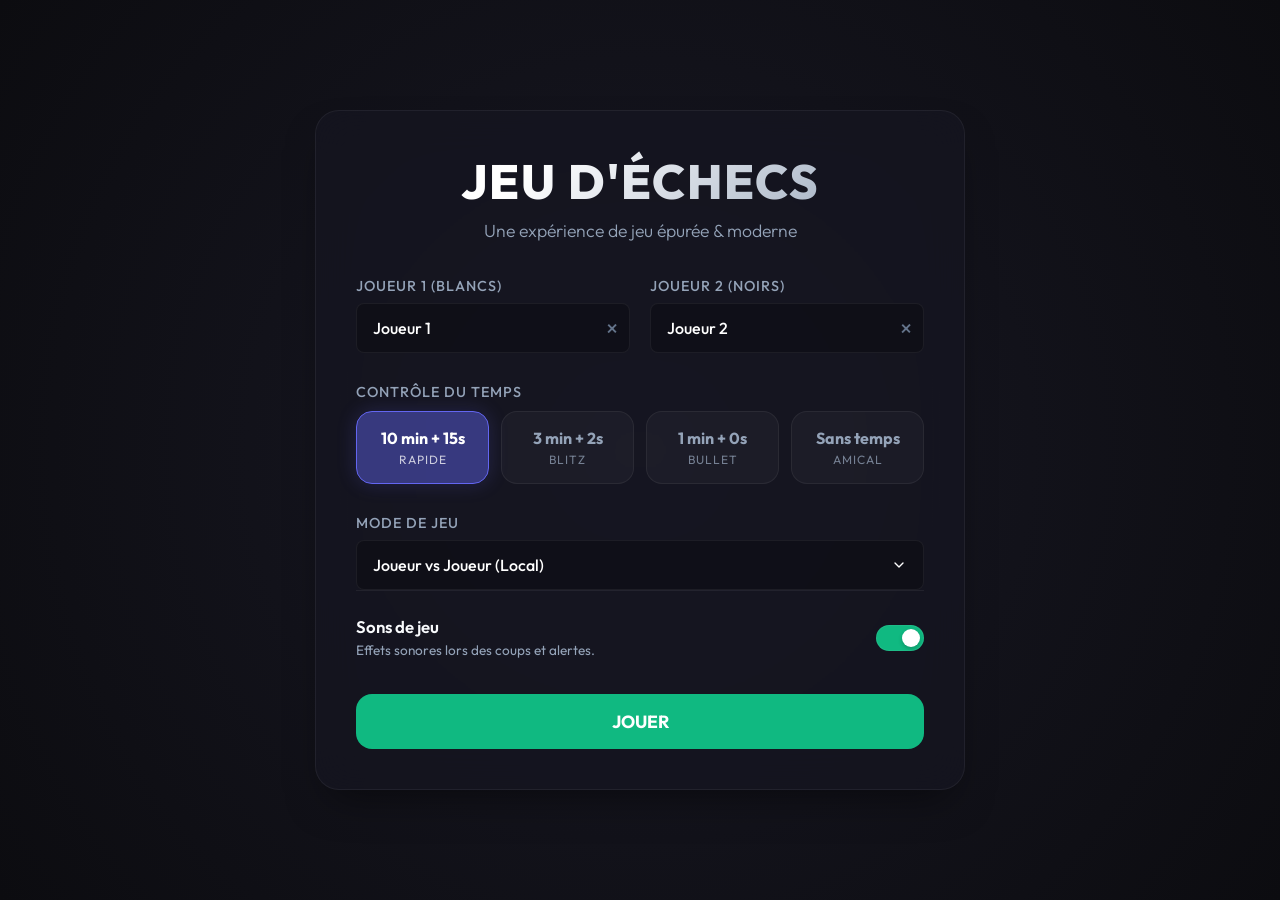
<file: index.html>
<!DOCTYPE html>
<html lang="fr">
<head>
    <meta charset="UTF-8">
    <meta name="viewport" content="width=device-width, initial-scale=1.0">
    <title>Jeu d'Échecs Moderne</title>
    <!-- Google Fonts: Outfit -->
    <link rel="preconnect" href="https://fonts.googleapis.com">
    <link rel="preconnect" href="https://fonts.gstatic.com" crossorigin>
    <link href="https://fonts.googleapis.com/css2?family=Outfit:wght@300;400;500;600;700;800&display=swap" rel="stylesheet">
    <link rel="stylesheet" href="style.css">
</head>
<body>
    <div id="app" class="app-container">
        <!-- VUE DU MENU PRINCIPAL -->
        <div id="menu-view" class="view card active">
            <header class="menu-header">
                <h1>JEU D'ÉCHECS</h1>
                <p class="subtitle">Une expérience de jeu épurée & moderne</p>
            </header>

            <main class="menu-body">
                <!-- Noms des joueurs -->
                <div class="player-inputs">
                    <div class="input-group">
                        <label for="player1-name">Joueur 1 (Blancs)</label>
                        <div class="input-wrapper">
                            <input type="text" id="player1-name" value="Joueur 1" maxlength="15" autocomplete="off">
                            <button class="btn-clear" id="btn-clear-p1" title="Effacer">&times;</button>
                        </div>
                    </div>
                    
                    <div class="input-group">
                        <label for="player2-name">Joueur 2 (Noirs)</label>
                        <div class="input-wrapper">
                            <input type="text" id="player2-name" value="Joueur 2" maxlength="15" autocomplete="off">
                            <button class="btn-clear" id="btn-clear-p2" title="Effacer">&times;</button>
                        </div>
                    </div>
                </div>

                <!-- Contrôle du temps -->
                <div class="time-control-section">
                    <label>Contrôle du Temps</label>
                    <div class="time-selector">
                        <button class="time-btn active" data-time="600" data-inc="15">
                            <span class="time-label">10 min + 15s</span>
                            <span class="time-sub">Rapide</span>
                        </button>
                        <button class="time-btn" data-time="180" data-inc="2">
                            <span class="time-label">3 min + 2s</span>
                            <span class="time-sub">Blitz</span>
                        </button>
                        <button class="time-btn" data-time="60" data-inc="0">
                            <span class="time-label">1 min + 0s</span>
                            <span class="time-sub">Bullet</span>
                        </button>
                        <button class="time-btn" data-time="null" data-inc="null">
                            <span class="time-label">Sans temps</span>
                            <span class="time-sub">Amical</span>
                        </button>
                    </div>
                </div>

                <!-- Mode de jeu & Difficulté IA -->
                <div class="mode-section">
                    <div class="input-group">
                        <label for="game-mode">Mode de Jeu</label>
                        <select id="game-mode" class="select-modern">
                            <option value="pvp" selected>Joueur vs Joueur (Local)</option>
                            <option value="pve-black">Joueur vs IA (IA joue les Noirs)</option>
                            <option value="pve-white">IA vs Joueur (IA joue les Blancs)</option>
                            <option value="eve">IA vs IA (Entraînement)</option>
                        </select>
                    </div>

                    <div id="ai-settings" class="ai-settings-group" style="display: none; margin-top: 15px;">
                        <div id="ai-difficulty-group" class="input-group">
                            <label for="ai-difficulty">Niveau de l'IA</label>
                            <select id="ai-difficulty" class="select-modern">
                                <option value="1">Facile (Profondeur 1)</option>
                                <option value="2">Moyen (Profondeur 2)</option>
                                <option value="3" selected>Difficile (Profondeur 3)</option>
                                <option value="4">Expert (Profondeur 4)</option>
                            </select>
                        </div>
                        <div class="option-row" style="margin-top: 15px;">
                            <div class="option-info">
                                <span class="option-title">Apprentissage IA</span>
                                <span class="option-desc">L'IA apprend au fur et à mesure des parties.</span>
                            </div>
                            <label class="switch">
                                <input type="checkbox" id="ai-learning-toggle" checked>
                                <span class="slider"></span>
                            </label>
                        </div>
                    </div>
                </div>


                <!-- Options -->
                <div class="game-options">
                    <div class="option-row">
                        <div class="option-info">
                            <span class="option-title">Sons de jeu</span>
                            <span class="option-desc">Effets sonores lors des coups et alertes.</span>
                        </div>
                        <label class="switch">
                            <input type="checkbox" id="sound-toggle" checked>
                            <span class="slider"></span>
                        </label>
                    </div>
                </div>
            </main>

            <footer class="menu-footer">
                <button id="btn-play" class="btn btn-primary btn-pulse">JOUER</button>
            </footer>
        </div>

        <!-- VUE DE JEU (PLATEAU ET SIDEBAR) -->
        <div id="game-view" class="view">
            <div class="game-layout">
                <!-- Zone de l'échiquier -->
                <div class="board-area">
                    <!-- Indicateur du joueur adverse en haut -->
                    <div class="player-bar opponent-bar">
                        <div class="player-info-mini">
                            <span class="player-color-dot black-dot" id="opp-color-indicator"></span>
                            <span class="player-name-display" id="opp-name-display">Joueur 2</span>
                            <span class="player-score" id="opp-score-display">(0.0)</span>
                            <span class="player-eval-badge" id="opp-eval-display" style="display: none;"></span>
                        </div>
                        <div class="timer-display opponent-timer" id="opp-timer">--:--</div>
                    </div>

                    <!-- Bannière d'historique -->
                    <div id="history-banner" class="history-banner">
                        <span class="history-banner-text">Vous visualisez un coup précédent</span>
                        <button id="btn-return-live" class="btn-xs" title="Retourner au coup le plus récent de la partie active">Retour au direct</button>
                    </div>

                    <!-- L'échiquier physique -->
                    <div class="board-container">
                        <div id="board" class="chessboard">
                            <!-- Les cases et les pièces seront générées dynamiquement en JS -->
                        </div>
                        <!-- Boutons flottants latéraux (Rotation et Paramètres) -->
                        <div class="board-floating-controls">
                            <button id="btn-rotate-board" class="btn-floating" title="Tourner l'échiquier">
                                <svg viewBox="0 0 24 24" width="20" height="20" stroke="currentColor" stroke-width="2.5" fill="none" stroke-linecap="round" stroke-linejoin="round">
                                    <polyline points="23 4 23 10 17 10"></polyline>
                                    <polyline points="1 20 1 14 7 14"></polyline>
                                    <path d="M3.51 9a9 9 0 0 1 14.85-3.36L23 10M1 14l4.64 4.36A9 9 0 0 0 20.49 15"></path>
                                </svg>
                            </button>
                            <button id="btn-settings-toggle" class="btn-floating" style="margin-top: 10px;" title="Thèmes & Paramètres">
                                <svg viewBox="0 0 24 24" width="20" height="20" stroke="currentColor" stroke-width="2.5" fill="none" stroke-linecap="round" stroke-linejoin="round">
                                    <circle cx="12" cy="12" r="3"></circle>
                                    <path d="M19.4 15a1.65 1.65 0 0 0 .33 1.82l.06.06a2 2 0 1 1-2.83 2.83l-.06-.06a1.65 1.65 0 0 0-1.82-.33 1.65 1.65 0 0 0-1 1.51V21a2 2 0 0 1-4 0v-.09A1.65 1.65 0 0 0 9 19.4a1.65 1.65 0 0 0-1.82.33l-.06.06a2 2 0 1 1-2.83-2.83l.06-.06a1.65 1.65 0 0 0 .33-1.82 1.65 1.65 0 0 0-1.51-1H3a2 2 0 0 1 0-4h.09A1.65 1.65 0 0 0 4.6 9a1.65 1.65 0 0 0-.33-1.82l-.06-.06a2 2 0 1 1 2.83-2.83l.06.06a1.65 1.65 0 0 0 1.82.33H9a1.65 1.65 0 0 0 1-1.51V3a2 2 0 0 1 4 0v.09a1.65 1.65 0 0 0 1 1.51 1.65 1.65 0 0 0 1.82-.33l.06-.06a2 2 0 1 1 2.83 2.83l-.06.06a1.65 1.65 0 0 0-.33 1.82V9a1.65 1.65 0 0 0 1.51 1H21a2 2 0 0 1 0 4h-.09a1.65 1.65 0 0 0-1.51 1z"></path>
                                </svg>
                            </button>
                        </div>
                    </div>


                    <!-- Indicateur du joueur actif en bas -->
                    <div class="player-bar current-bar">
                        <div class="player-info-mini">
                            <span class="player-color-dot white-dot" id="curr-color-indicator"></span>
                            <span class="player-name-display" id="curr-name-display">Joueur 1</span>
                            <span class="player-score" id="curr-score-display">(0.0)</span>
                            <span class="player-eval-badge" id="curr-eval-display" style="display: none;"></span>
                        </div>
                        <div class="timer-display current-timer" id="curr-timer">--:--</div>
                    </div>
                </div>

                <!-- Barre latérale d'actions et d'historique -->
                <aside class="sidebar card">
                    <div class="sidebar-header">
                        <h2>Contrôles</h2>
                        <span class="turn-indicator" id="turn-display">Trait aux Blancs</span>
                    </div>

                    <div class="sidebar-content">
                        <!-- Historique des coups -->
                        <div class="move-history-container">
                            <h3>Historique des coups</h3>
                            <div class="move-history-list" id="move-history">
                                <!-- Généré en JS -->
                                <div class="empty-history">Aucun coup joué</div>
                            </div>
                            
                            <!-- Boutons de navigation dans l'historique -->
                            <div class="history-navigation">
                                <button id="btn-hist-first" class="btn btn-secondary nav-btn" title="Premier coup" disabled>&laquo;</button>
                                <button id="btn-hist-prev" class="btn btn-secondary nav-btn" title="Coup précédent" disabled>&lsaquo;</button>
                                <button id="btn-hist-next" class="btn btn-secondary nav-btn" title="Coup suivant" disabled>&rsaquo;</button>
                                <button id="btn-hist-last" class="btn btn-secondary nav-btn" title="Dernier coup" disabled>&raquo;</button>
                            </div>

                            <!-- Actions PGN -->
                            <div class="pgn-actions">
                                <button id="btn-export-pgn" class="btn btn-secondary btn-sm" title="Exporter au format PGN" disabled>Exporter PGN</button>
                            </div>
                        </div>
                    </div>

                    <div class="sidebar-footer">
                        <!-- Options en jeu -->
                        <div class="game-actions">

                            <button id="btn-leave" class="btn btn-secondary">
                                Menu Principal
                            </button>
                            
                            <button id="btn-draw" class="btn btn-secondary">
                                Proposer Nulle
                            </button>
                            
                            <button id="btn-resign" class="btn btn-danger">
                                Abandonner
                            </button>
                        </div>
                    </div>
                </aside>
            </div>
        </div>

        <!-- MODAL DE PROMOTION -->
        <div id="promotion-overlay" class="overlay">
            <div class="modal-card promotion-card">
                <h3>Promotion du pion</h3>
                <p>Choisissez la pièce de promotion :</p>
                <div class="promotion-options">
                    <button class="promo-option" data-piece="d" title="Dame"></button>
                    <button class="promo-option" data-piece="t" title="Tour"></button>
                    <button class="promo-option" data-piece="f" title="Fou"></button>
                    <button class="promo-option" data-piece="c" title="Cavalier"></button>
                </div>
                <button id="btn-cancel-promotion" class="btn btn-secondary">Annuler</button>
            </div>
        </div>

        <!-- MODAL DE PROPOSITION DE NULLE (ALERT) -->
        <div id="draw-offer-overlay" class="overlay">
            <div class="modal-card">
                <h3>Proposition de Nulle</h3>
                <p id="draw-offer-text">Votre adversaire propose le match nul. Acceptez-vous ?</p>
                <div class="modal-buttons">
                    <button id="btn-accept-draw" class="btn btn-success">Accepter</button>
                    <button id="btn-refuse-draw" class="btn btn-danger">Refuser</button>
                </div>
            </div>
        </div>

        <!-- MODAL DE FIN DE PARTIE (GAME OVER) -->
        <div id="game-over-overlay" class="overlay">
            <div class="modal-card game-over-card">
                <span class="game-over-icon">🏆</span>
                <h2 id="game-over-title">FIN DE PARTIE</h2>
                <h3 id="game-over-result">Les Blancs gagnent !</h3>
                <p id="game-over-reason">Par échec et mat.</p>
                
                <div class="modal-buttons game-over-buttons">
                    <button id="btn-replay" class="btn btn-success">Rejouer</button>
                    <button id="btn-back-menu" class="btn btn-secondary">Menu Principal</button>
                </div>
            </div>
        </div>
    </div>

    <script type="module" src="app.js"></script>
</body>
</html>
</file>
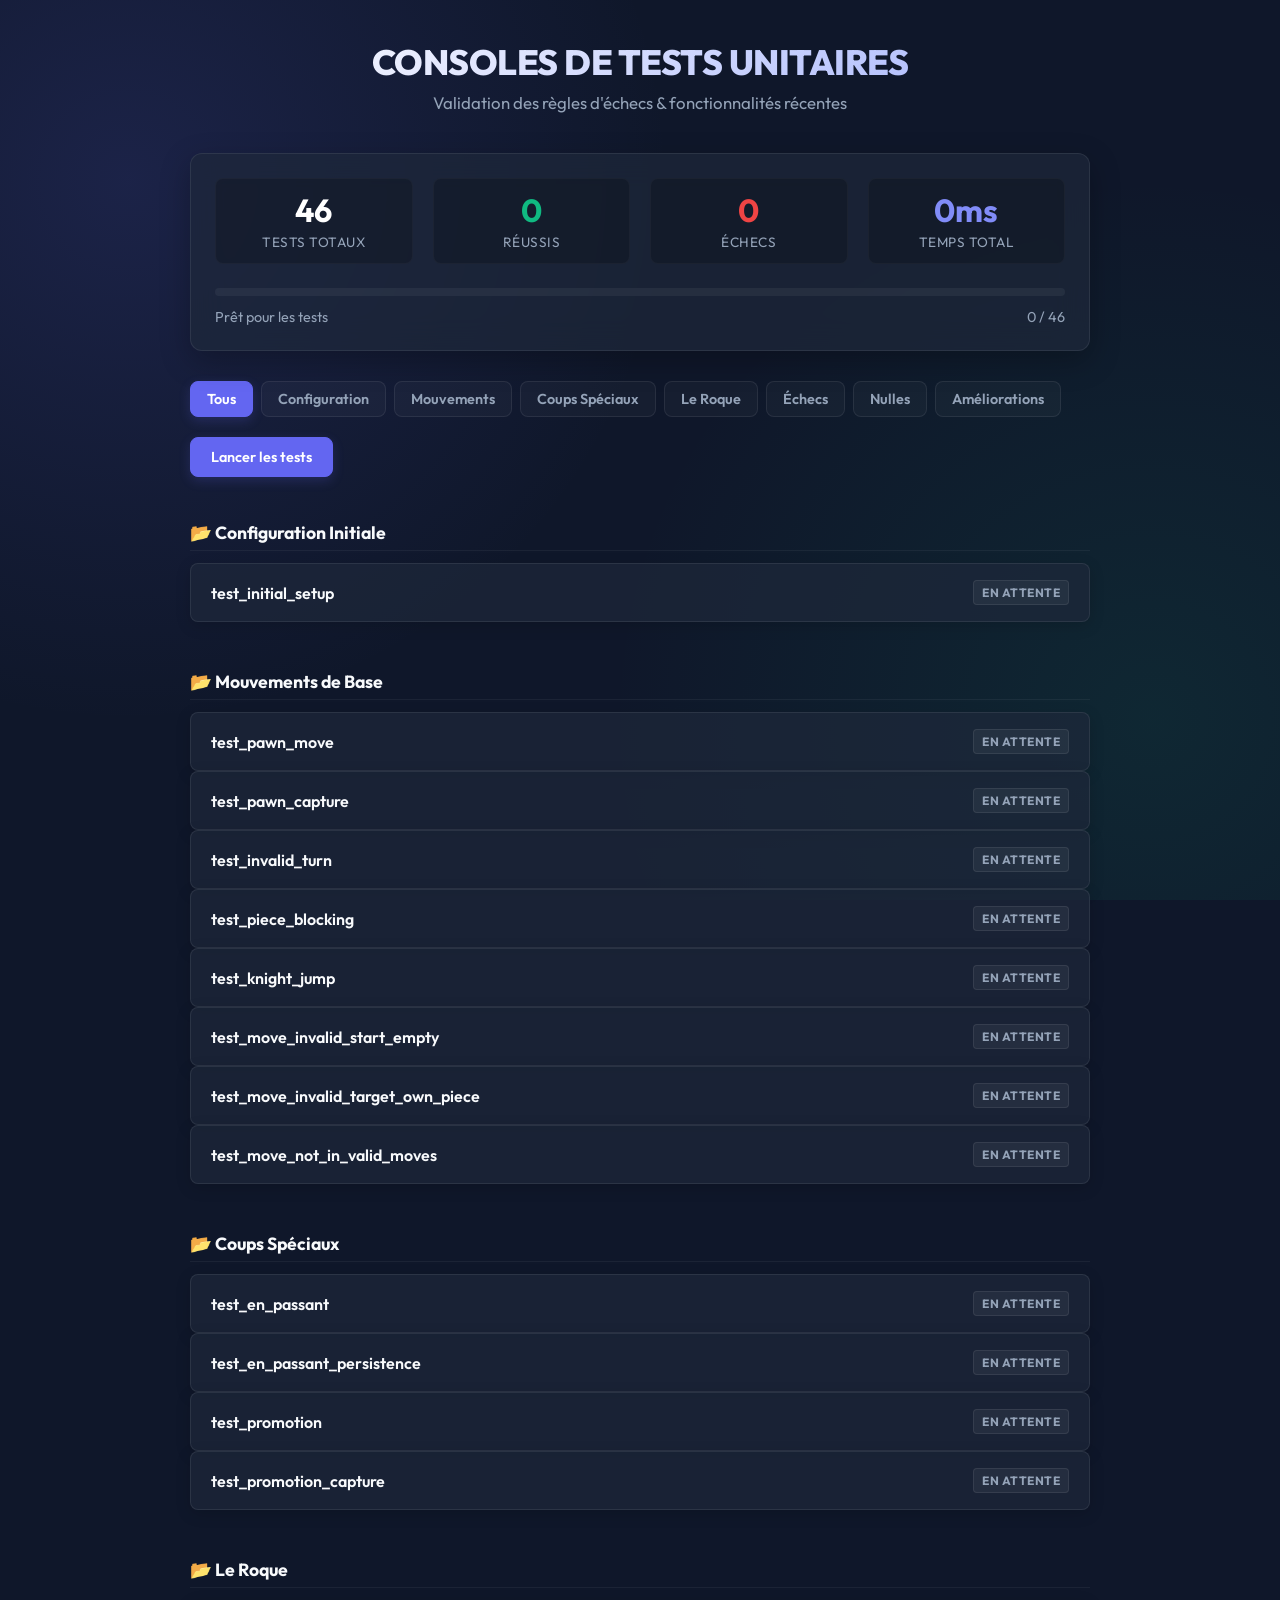
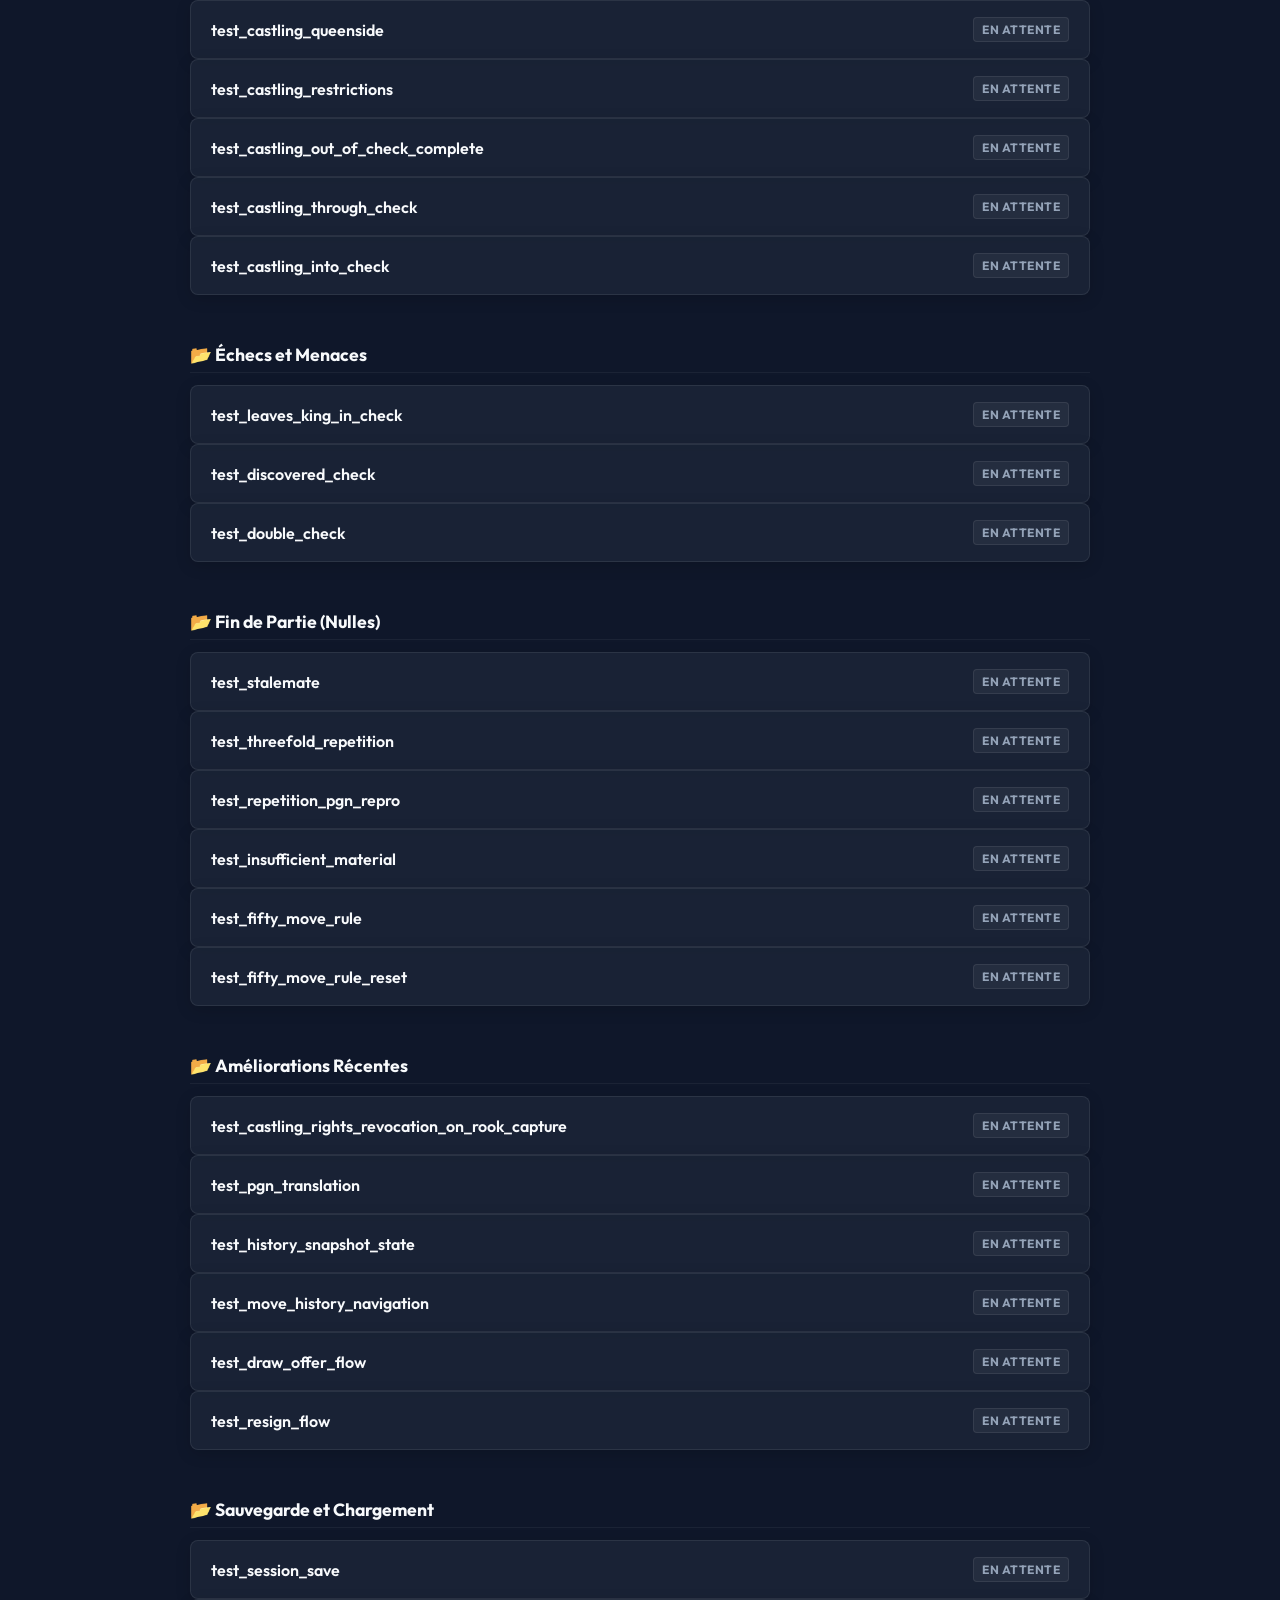
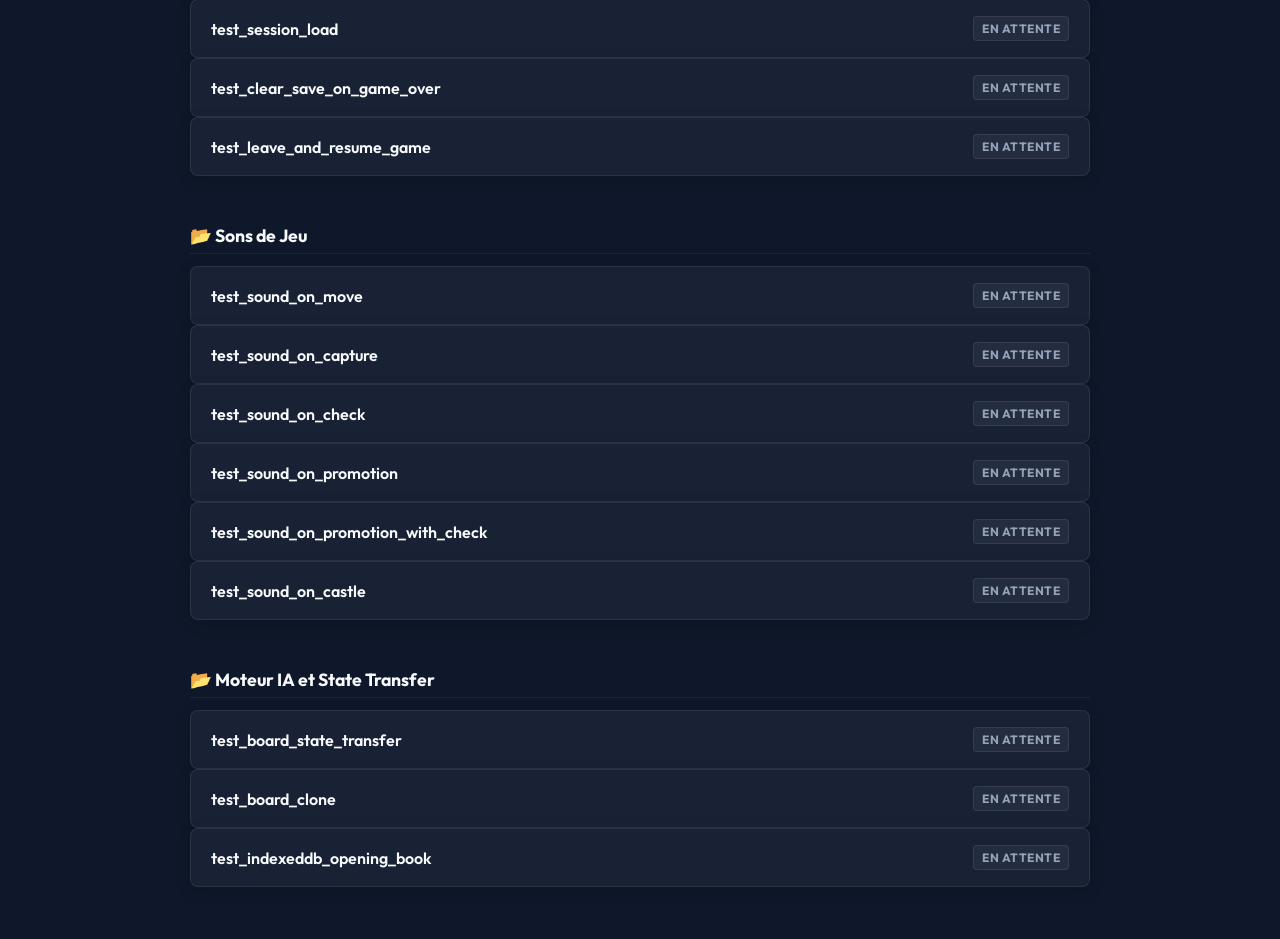
<file: tests/test_runner.html>
<!DOCTYPE html>
<html lang="fr">
<head>
    <meta charset="UTF-8">
    <meta name="viewport" content="width=device-width, initial-scale=1.0">
    <title>Test Runner - Jeu d'Échecs Moderne</title>
    <!-- Google Fonts: Outfit -->
    <link rel="preconnect" href="https://fonts.googleapis.com">
    <link rel="preconnect" href="https://fonts.gstatic.com" crossorigin>
    <link href="https://fonts.googleapis.com/css2?family=Outfit:wght@300;400;500;600;700;800&display=swap" rel="stylesheet">
    <style>
        :root {
            --bg-dark: #0f172a;
            --bg-card: rgba(30, 41, 59, 0.7);
            --border-glass: rgba(255, 255, 255, 0.08);
            --text-main: #f8fafc;
            --text-secondary: #94a3b8;
            --color-success: #10b981;
            --color-success-bg: rgba(16, 185, 129, 0.15);
            --color-success-border: rgba(16, 185, 129, 0.3);
            --color-error: #ef4444;
            --color-error-bg: rgba(239, 68, 68, 0.15);
            --color-error-border: rgba(239, 68, 68, 0.3);
            --color-accent: #6366f1;
            --color-accent-hover: #818cf8;
            --radius-md: 12px;
            --radius-sm: 8px;
            --shadow-main: 0 10px 30px rgba(0, 0, 0, 0.25);
        }

        * {
            box-sizing: border-box;
            margin: 0;
            padding: 0;
        }

        body {
            font-family: 'Outfit', sans-serif;
            background-color: var(--bg-dark);
            color: var(--text-main);
            min-height: 100vh;
            padding: 40px 20px;
            background-image: radial-gradient(circle at 10% 20%, rgba(99, 102, 241, 0.15) 0%, transparent 40%),
                              radial-gradient(circle at 90% 80%, rgba(16, 185, 129, 0.1) 0%, transparent 40%);
            background-attachment: fixed;
        }

        .container {
            max-width: 900px;
            margin: 0 auto;
        }

        header {
            text-align: center;
            margin-bottom: 40px;
        }

        h1 {
            font-size: 2.2rem;
            font-weight: 800;
            letter-spacing: -0.5px;
            background: linear-gradient(135deg, #fff 0%, #a5b4fc 100%);
            -webkit-background-clip: text;
            background-clip: text;
            -webkit-text-fill-color: transparent;
            margin-bottom: 8px;
        }

        .subtitle {
            color: var(--text-secondary);
            font-size: 1.05rem;
            font-weight: 400;
        }

        /* Dashboard de synthèse */
        .summary-card {
            background: var(--bg-card);
            backdrop-filter: blur(16px);
            border: 1px solid var(--border-glass);
            border-radius: var(--radius-md);
            padding: 24px;
            margin-bottom: 30px;
            box-shadow: var(--shadow-main);
        }

        .summary-grid {
            display: grid;
            grid-template-columns: repeat(4, 1fr);
            gap: 20px;
            text-align: center;
            margin-bottom: 24px;
        }

        .stat-box {
            padding: 12px;
            border-radius: var(--radius-sm);
            background: rgba(0, 0, 0, 0.2);
            border: 1px solid rgba(255, 255, 255, 0.03);
        }

        .stat-value {
            font-size: 2rem;
            font-weight: 700;
            line-height: 1.2;
            margin-bottom: 4px;
        }

        .stat-label {
            font-size: 0.85rem;
            color: var(--text-secondary);
            text-transform: uppercase;
            letter-spacing: 0.5px;
        }

        #stat-total .stat-value { color: #fff; }
        #stat-pass .stat-value { color: var(--color-success); }
        #stat-fail .stat-value { color: var(--color-error); }
        #stat-duration .stat-value { color: var(--color-accent-hover); }

        /* Barre de progression */
        .progress-container {
            width: 100%;
            height: 8px;
            background: rgba(255, 255, 255, 0.05);
            border-radius: 4px;
            overflow: hidden;
            margin-bottom: 12px;
        }

        .progress-bar {
            height: 100%;
            width: 0%;
            background: linear-gradient(90deg, var(--color-accent) 0%, var(--color-success) 100%);
            border-radius: 4px;
            transition: width 0.3s ease;
        }

        .progress-text {
            display: flex;
            justify-content: space-between;
            font-size: 0.9rem;
            color: var(--text-secondary);
        }

        /* Filtres et Actions */
        .controls-bar {
            display: flex;
            justify-content: space-between;
            align-items: center;
            margin-bottom: 24px;
            gap: 20px;
            flex-wrap: wrap;
        }

        .filter-buttons {
            display: flex;
            gap: 8px;
            flex-wrap: wrap;
        }

        .btn {
            font-family: inherit;
            padding: 8px 16px;
            border-radius: var(--radius-sm);
            font-size: 0.9rem;
            font-weight: 600;
            cursor: pointer;
            transition: all 0.2s;
            border: 1px solid var(--border-glass);
        }

        .btn-filter {
            background: rgba(255, 255, 255, 0.03);
            color: var(--text-secondary);
        }

        .btn-filter:hover {
            background: rgba(255, 255, 255, 0.08);
            color: #fff;
        }

        .btn-filter.active {
            background: var(--color-accent);
            color: #fff;
            border-color: var(--color-accent);
            box-shadow: 0 4px 12px rgba(99, 102, 241, 0.2);
        }

        .btn-primary {
            background: var(--color-accent);
            color: #fff;
            border-color: var(--color-accent);
            padding: 10px 20px;
            box-shadow: 0 4px 12px rgba(99, 102, 241, 0.2);
        }

        .btn-primary:hover {
            background: var(--color-accent-hover);
            transform: translateY(-1px);
        }

        /* Liste des tests */
        .test-list {
            display: flex;
            flex-direction: column;
            gap: 16px;
        }

        .category-group {
            margin-bottom: 12px;
        }

        .category-header {
            font-size: 1.1rem;
            font-weight: 700;
            color: var(--text-main);
            margin: 20px 0 12px 0;
            display: flex;
            align-items: center;
            gap: 8px;
            border-bottom: 1px solid rgba(255, 255, 255, 0.05);
            padding-bottom: 6px;
        }

        .test-card {
            background: var(--bg-card);
            border: 1px solid var(--border-glass);
            border-radius: var(--radius-sm);
            padding: 16px 20px;
            display: flex;
            flex-direction: column;
            gap: 12px;
            box-shadow: 0 4px 15px rgba(0, 0, 0, 0.15);
            animation: fadeIn 0.3s ease;
        }

        .test-header {
            display: flex;
            justify-content: space-between;
            align-items: center;
        }

        .test-info {
            display: flex;
            align-items: center;
            gap: 12px;
        }

        .test-name {
            font-weight: 600;
            font-size: 1rem;
        }

        .test-duration {
            font-size: 0.85rem;
            color: var(--text-secondary);
        }

        .badge {
            font-size: 0.75rem;
            font-weight: 700;
            padding: 4px 8px;
            border-radius: 4px;
            text-transform: uppercase;
            letter-spacing: 0.5px;
        }

        .badge-pending {
            background: rgba(255, 255, 255, 0.05);
            color: var(--text-secondary);
            border: 1px solid var(--border-glass);
        }

        .badge-pass {
            background: var(--color-success-bg);
            color: var(--color-success);
            border: 1px solid var(--color-success-border);
        }

        .badge-fail {
            background: var(--color-error-bg);
            color: var(--color-error);
            border: 1px solid var(--color-error-border);
        }

        .error-log {
            font-family: monospace;
            background: rgba(0, 0, 0, 0.3);
            border: 1px solid rgba(239, 68, 68, 0.2);
            padding: 12px;
            border-radius: 6px;
            color: #fca5a5;
            font-size: 0.85rem;
            white-space: pre-wrap;
            overflow-x: auto;
        }

        @keyframes fadeIn {
            from { opacity: 0; transform: translateY(5px); }
            to { opacity: 1; transform: translateY(0); }
        }

        /* Conteneur caché pour exécuter GameController */
        #sandbox {
            display: none !important;
        }
    </style>
</head>
<body>
    <div class="container">
        <header>
            <h1>CONSOLES DE TESTS UNITAIRES</h1>
            <p class="subtitle">Validation des règles d'échecs & fonctionnalités récentes</p>
        </header>

        <!-- Résumé statistique -->
        <div class="summary-card">
            <div class="summary-grid">
                <div class="stat-box" id="stat-total">
                    <div class="stat-value">0</div>
                    <div class="stat-label">Tests Totaux</div>
                </div>
                <div class="stat-box" id="stat-pass">
                    <div class="stat-value">0</div>
                    <div class="stat-label">Réussis</div>
                </div>
                <div class="stat-box" id="stat-fail">
                    <div class="stat-value">0</div>
                    <div class="stat-label">Échecs</div>
                </div>
                <div class="stat-box" id="stat-duration">
                    <div class="stat-value">0ms</div>
                    <div class="stat-label">Temps total</div>
                </div>
            </div>

            <div class="progress-container">
                <div class="progress-bar" id="progress-bar"></div>
            </div>
            <div class="progress-text">
                <span id="progress-percent">Prêt pour les tests</span>
                <span id="progress-ratio">0 / 0</span>
            </div>
        </div>

        <!-- Contrôles et Filtres -->
        <div class="controls-bar">
            <div class="filter-buttons">
                <button class="btn btn-filter active" data-filter="all">Tous</button>
                <button class="btn btn-filter" data-filter="Configuration Initiale">Configuration</button>
                <button class="btn btn-filter" data-filter="Mouvements de Base">Mouvements</button>
                <button class="btn btn-filter" data-filter="Coups Spéciaux">Coups Spéciaux</button>
                <button class="btn btn-filter" data-filter="Le Roque">Le Roque</button>
                <button class="btn btn-filter" data-filter="Échecs et Menaces">Échecs</button>
                <button class="btn btn-filter" data-filter="Fin de Partie (Nulles)">Nulles</button>
                <button class="btn btn-filter" data-filter="Améliorations Récentes">Améliorations</button>
            </div>
            <button class="btn btn-primary" id="btn-run">Lancer les tests</button>
        </div>

        <!-- Liste des résultats -->
        <div class="test-list" id="test-list-container">
            <!-- Rempli en JS -->
        </div>
    </div>

    <!-- Conteneur Sandbox invisible pour instancier GameController sans erreurs DOM -->
    <div id="sandbox">
        <div id="menu-view"></div>
        <div id="game-view"></div>
        <input id="player1-name" value="Joueur 1" />
        <input id="player2-name" value="Joueur 2" />
        <button id="btn-clear-p1"></button>
        <button id="btn-clear-p2"></button>
        <button id="btn-play"></button>
        <input type="checkbox" id="sound-toggle" checked />
        <button id="btn-rotate-board"></button>
        <button id="btn-settings-toggle"></button>
        <button id="btn-resign"></button>
        <button id="btn-draw"></button>
        <button id="btn-resume"></button>
        <button id="btn-leave"></button>
        
        <div id="draw-offer-overlay">
            <span id="draw-offer-text"></span>
            <button id="btn-accept-draw"></button>
            <button id="btn-refuse-draw"></button>
        </div>
        <button id="btn-replay"></button>
        <button id="btn-back-menu"></button>
        
        <div id="promotion-overlay">
            <button class="promo-option" data-piece="d"></button>
            <button class="promo-option" data-piece="t"></button>
            <button class="promo-option" data-piece="f"></button>
            <button class="promo-option" data-piece="c"></button>
            <button id="btn-cancel-promotion"></button>
        </div>
        
        <button id="btn-hist-first"></button>
        <button id="btn-hist-prev"></button>
        <button id="btn-hist-next"></button>
        <button id="btn-hist-last"></button>
        <button id="btn-export-pgn"></button>
        <button id="btn-return-live"></button>
        
        <span id="opp-color-indicator"></span>
        <span id="opp-name-display"></span>
        <span id="opp-score-display"></span>
        <div id="opp-timer"></div>
        
        <span id="curr-color-indicator"></span>
        <span id="curr-name-display"></span>
        <span id="curr-score-display"></span>
        <div id="curr-timer"></div>
        
        <span id="turn-display"></span>
        <div id="board"></div>
        <div id="move-history"></div>
        <div id="history-banner"></div>
        
        <div id="game-over-overlay">
            <span id="game-over-title"></span>
            <span id="game-over-result"></span>
            <span id="game-over-reason"></span>
            <button id="btn-replay"></button>
            <button id="btn-back-menu"></button>
        </div>

        <button class="time-btn" data-time="600" data-inc="15"></button>
    </div>

    <!-- Script de test -->
    <script type="module">
        import { tests } from './tests.js?v=2';

        let activeFilter = 'all';

        // Initialisation de la page
        document.addEventListener('DOMContentLoaded', () => {
            renderTestPlaceholders();
            
            document.getElementById('btn-run').addEventListener('click', runAllTests);

            const filterBtns = document.querySelectorAll('.btn-filter');
            filterBtns.forEach(btn => {
                btn.addEventListener('click', (e) => {
                    filterBtns.forEach(b => b.classList.remove('active'));
                    e.currentTarget.classList.add('active');
                    activeFilter = e.currentTarget.getAttribute('data-filter');
                    filterDisplay();
                });
            });
        });

        // Afficher la liste de départ des tests en attente (PENDING)
        function renderTestPlaceholders() {
            const container = document.getElementById('test-list-container');
            container.innerHTML = "";

            let totalTestsCount = 0;

            for (const category in tests) {
                const catSection = document.createElement('div');
                catSection.className = 'category-group';
                catSection.setAttribute('data-category', category);

                const catHeader = document.createElement('div');
                catHeader.className = 'category-header';
                catHeader.innerHTML = `📂 ${category}`;
                catSection.appendChild(catHeader);

                for (const testName in tests[category]) {
                    totalTestsCount++;
                    const card = document.createElement('div');
                    card.className = 'test-card';
                    card.setAttribute('data-test', testName);
                    card.innerHTML = `
                        <div class="test-header">
                            <div class="test-info">
                                <span class="test-name">${testName}</span>
                                <span class="test-duration" id="duration-${testName}"></span>
                            </div>
                            <span class="badge badge-pending" id="badge-${testName}">En attente</span>
                        </div>
                    `;
                    catSection.appendChild(card);
                }
                container.appendChild(catSection);
            }

            document.querySelector('#stat-total .stat-value').textContent = totalTestsCount;
            document.getElementById('progress-ratio').textContent = `0 / ${totalTestsCount}`;
        }

        // Appliquer le filtre de visibilité
        function filterDisplay() {
            const groups = document.querySelectorAll('.category-group');
            groups.forEach(group => {
                const catName = group.getAttribute('data-category');
                if (activeFilter === 'all' || activeFilter === catName) {
                    group.style.display = 'block';
                } else {
                    group.style.display = 'none';
                }
            });
        }

        // Exécuter tous les tests sequentially
        async function runAllTests() {
            const runBtn = document.getElementById('btn-run');
            runBtn.disabled = true;
            runBtn.textContent = "Exécution...";

            let passed = 0;
            let failed = 0;
            let totalTime = 0;
            let currentTestIndex = 0;

            // Récupérer le nombre total de tests
            let totalTestsCount = 0;
            for (const cat in tests) {
                totalTestsCount += Object.keys(tests[cat]).length;
            }

            // Réinitialiser les badges et logs
            document.querySelectorAll('.error-log').forEach(el => el.remove());
            document.querySelectorAll('.badge').forEach(b => {
                b.className = "badge badge-pending";
                b.textContent = "En attente";
            });
            document.querySelectorAll('.test-duration').forEach(d => d.textContent = "");

            const startTotalTime = performance.now();

            for (const category in tests) {
                for (const testName in tests[category]) {
                    currentTestIndex++;
                    const badge = document.getElementById(`badge-${testName}`);
                    const durationEl = document.getElementById(`duration-${testName}`);
                    const card = document.querySelector(`[data-test="${testName}"]`);

                    // Petite pause asynchrone pour animer le dashboard en temps réel
                    await new Promise(resolve => setTimeout(resolve, 30));

                    const testFn = tests[category][testName];
                    const startTestTime = performance.now();

                    try {
                        await testFn(); // Exécution
                        const endTestTime = performance.now();
                        const dur = (endTestTime - startTestTime).toFixed(1);

                        passed++;
                        badge.className = "badge badge-pass";
                        badge.textContent = "Passé";
                        durationEl.textContent = `(${dur} ms)`;
                    } catch (error) {
                        const endTestTime = performance.now();
                        const dur = (endTestTime - startTestTime).toFixed(1);

                        failed++;
                        badge.className = "badge badge-fail";
                        badge.textContent = "Échoué";
                        durationEl.textContent = `(${dur} ms)`;

                        // Ajouter le rapport d'erreur
                        const errorDiv = document.createElement('div');
                        errorDiv.className = 'error-log';
                        errorDiv.textContent = error.stack || error.message || error;
                        card.appendChild(errorDiv);
                    }

                    // Mettre à jour la synthèse
                    document.querySelector('#stat-pass .stat-value').textContent = passed;
                    document.querySelector('#stat-fail .stat-value').textContent = failed;
                    
                    const runningTotalDur = (performance.now() - startTotalTime).toFixed(0);
                    document.querySelector('#stat-duration .stat-value').textContent = `${runningTotalDur}ms`;

                    const percent = Math.round((currentTestIndex / totalTestsCount) * 100);
                    document.getElementById('progress-bar').style.width = `${percent}%`;
                    document.getElementById('progress-percent').textContent = `Progression : ${percent}%`;
                    document.getElementById('progress-ratio').textContent = `${currentTestIndex} / ${totalTestsCount}`;
                }
            }

            const endTotalTime = performance.now();
            totalTime = (endTotalTime - startTotalTime).toFixed(0);
            
            document.querySelector('#stat-duration .stat-value').textContent = `${totalTime}ms`;
            document.getElementById('progress-percent').textContent = failed === 0 
                ? "Tous les tests sont passés avec succès !" 
                : `${failed} test(s) ont échoué.`;
            
            runBtn.disabled = false;
            runBtn.textContent = "Relancer";
        }
    </script>
</body>
</html>
</file>
<file: style.css>
/* ==========================================================================
   VARIABLES & DESIGN SYSTEM
   ========================================================================== */
:root {
    --bg-main: radial-gradient(circle at center, #181824 0%, #0c0c10 100%);
    --bg-card: rgba(22, 22, 33, 0.7);
    --bg-card-hover: rgba(28, 28, 44, 0.85);
    --border-glass: rgba(255, 255, 255, 0.06);
    --text-primary: #f8fafc;
    --text-secondary: #94a3b8;
    --text-muted: #64748b;
    
    --color-primary: #10b981; /* Emerald */
    --color-primary-hover: #34d399;
    --color-danger: #f43f5e; /* Rose */
    --color-danger-hover: #fb7185;
    --color-accent: #6366f1; /* Indigo */
    --color-accent-hover: #818cf8;
    
    /* Couleurs de l'échiquier */
    --sq-light: #f1f5f9; /* Slate 100 */
    --sq-dark: #475569;  /* Slate 600 */
    --sq-selected: rgba(99, 102, 241, 0.45); /* Indigo avec opacité */
    --sq-last-move: rgba(245, 158, 11, 0.3); /* Ambre avec opacité */
    --sq-check: rgba(244, 63, 94, 0.6); /* Rouge rose vif pour échec */
    
    /* Ombres */
    --shadow-main: 0 20px 40px -15px rgba(0, 0, 0, 0.5);
    --shadow-glow: 0 0 20px rgba(99, 102, 241, 0.2);
    --shadow-pulse: 0 0 0 0 rgba(16, 185, 129, 0.4);
    
    /* Arrondis */
    --radius-sm: 8px;
    --radius-md: 16px;
    --radius-lg: 24px;
    
    /* Police */
    --font-main: 'Outfit', -apple-system, BlinkMacSystemFont, "Segoe UI", Roboto, sans-serif;
}

/* ==========================================================================
   RESET & BASE STYLES
   ========================================================================== */
* {
    box-sizing: border-box;
    margin: 0;
    padding: 0;
    font-family: var(--font-main);
}

body {
    background: var(--bg-main);
    background-attachment: fixed;
    color: var(--text-primary);
    min-height: 100vh;
    display: flex;
    justify-content: center;
    align-items: center;
    overflow-x: hidden;
    padding: 20px;
}

.app-container {
    width: 100%;
    max-width: 1200px;
    display: flex;
    justify-content: center;
    align-items: center;
    min-height: 85vh;
}

/* Glassmorphism Card Base */
.card {
    background: var(--bg-card);
    backdrop-filter: blur(20px);
    -webkit-backdrop-filter: blur(20px);
    border: 1px solid var(--border-glass);
    border-radius: var(--radius-lg);
    box-shadow: var(--shadow-main);
    padding: 40px;
    transition: all 0.3s cubic-bezier(0.4, 0, 0.2, 1);
}

/* ==========================================================================
   VUES (MENU / JEU)
   ========================================================================== */
.view {
    display: none;
    width: 100%;
    animation: fadeIn 0.4s ease-out forwards;
}

.view.active {
    display: block;
}

@keyframes fadeIn {
    from { opacity: 0; transform: translateY(15px); }
    to { opacity: 1; transform: translateY(0); }
}

/* ==========================================================================
   MENU PRINCIPAL
   ========================================================================== */
#menu-view {
    max-width: 650px;
    margin: auto;
}

.menu-footer {
    display: flex;
    flex-direction: column;
    gap: 12px;
    width: 100%;
}

.menu-header {
    text-align: center;
    margin-bottom: 35px;
}

.menu-header h1 {
    font-size: 3rem;
    font-weight: 800;
    letter-spacing: 2px;
    background: linear-gradient(135deg, #fff 30%, var(--text-secondary) 100%);
    -webkit-background-clip: text;
    background-clip: text;
    -webkit-text-fill-color: transparent;
    margin-bottom: 8px;
}

.menu-header .subtitle {
    color: var(--text-secondary);
    font-size: 1.1rem;
    font-weight: 300;
}

/* Inputs Joueurs */
.player-inputs {
    display: grid;
    grid-template-columns: 1fr 1fr;
    gap: 20px;
    margin-bottom: 30px;
}

.input-group {
    display: flex;
    flex-direction: column;
    gap: 8px;
}

.input-group label {
    font-size: 0.9rem;
    font-weight: 500;
    color: var(--text-secondary);
    text-transform: uppercase;
    letter-spacing: 1px;
}

.input-wrapper {
    position: relative;
    display: flex;
    align-items: center;
}

.input-wrapper input {
    width: 100%;
    background: rgba(0, 0, 0, 0.25);
    border: 1px solid var(--border-glass);
    border-radius: var(--radius-sm);
    padding: 14px 40px 14px 16px;
    color: #fff;
    font-size: 1rem;
    font-weight: 500;
    transition: all 0.25s ease;
}

.input-wrapper input:focus {
    outline: none;
    border-color: var(--color-accent);
    box-shadow: 0 0 10px rgba(99, 102, 241, 0.15);
    background: rgba(0, 0, 0, 0.4);
}

.btn-clear {
    position: absolute;
    right: 12px;
    background: none;
    border: none;
    color: var(--text-muted);
    font-size: 1.4rem;
    cursor: pointer;
    line-height: 1;
    transition: color 0.2s;
}

.btn-clear:hover {
    color: var(--text-primary);
}

/* Section Contrôle du Temps */
.time-control-section {
    margin-bottom: 30px;
    display: flex;
    flex-direction: column;
    gap: 10px;
}

.time-control-section > label {
    font-size: 0.9rem;
    font-weight: 500;
    color: var(--text-secondary);
    text-transform: uppercase;
    letter-spacing: 1px;
}

.time-selector {
    display: grid;
    grid-template-columns: repeat(4, 1fr);
    gap: 12px;
}

.time-btn {
    background: rgba(255, 255, 255, 0.03);
    border: 1px solid var(--border-glass);
    border-radius: var(--radius-md);
    padding: 16px 8px;
    color: var(--text-secondary);
    cursor: pointer;
    display: flex;
    flex-direction: column;
    align-items: center;
    gap: 4px;
    transition: all 0.25s cubic-bezier(0.4, 0, 0.2, 1);
}

.time-btn:hover {
    background: rgba(255, 255, 255, 0.08);
    border-color: rgba(255, 255, 255, 0.15);
    color: #fff;
    transform: translateY(-2px);
}

.time-btn.active {
    background: var(--sq-selected);
    border-color: var(--color-accent);
    color: #fff;
    box-shadow: var(--shadow-glow);
}

.time-btn.disabled-ai {
    opacity: 0.25;
    cursor: not-allowed;
    pointer-events: none;
    transform: none !important;
    background: rgba(255, 255, 255, 0.01) !important;
    border-color: rgba(255, 255, 255, 0.03) !important;
    color: var(--text-muted) !important;
    box-shadow: none !important;
}

.time-label {
    font-size: 1rem;
    font-weight: 700;
}

.time-sub {
    font-size: 0.75rem;
    text-transform: uppercase;
    letter-spacing: 1px;
    opacity: 0.75;
}

/* Options */
.game-options {
    border-top: 1px solid var(--border-glass);
    padding-top: 25px;
    margin-bottom: 35px;
}

.option-row {
    display: flex;
    justify-content: space-between;
    align-items: center;
}

.option-info {
    display: flex;
    flex-direction: column;
    gap: 4px;
}

.option-title {
    font-size: 1.05rem;
    font-weight: 600;
}

.option-desc {
    font-size: 0.85rem;
    color: var(--text-secondary);
}

/* Toggle Switch Styling */
.switch {
    position: relative;
    display: inline-block;
    width: 48px;
    height: 26px;
}

.switch input {
    opacity: 0;
    width: 0;
    height: 0;
}

.slider {
    position: absolute;
    cursor: pointer;
    top: 0;
    left: 0;
    right: 0;
    bottom: 0;
    background-color: rgba(255, 255, 255, 0.1);
    transition: .3s;
    border-radius: 34px;
    border: 1px solid var(--border-glass);
}

.slider:before {
    position: absolute;
    content: "";
    height: 18px;
    width: 18px;
    left: 3px;
    bottom: 3px;
    background-color: #fff;
    transition: .3s;
    border-radius: 50%;
    box-shadow: 0 2px 4px rgba(0,0,0,0.2);
}

input:checked + .slider {
    background-color: var(--color-primary);
}

input:focus + .slider {
    box-shadow: 0 0 1px var(--color-primary);
}

input:checked + .slider:before {
    transform: translateX(22px);
}

/* Boutons */
.btn {
    border: none;
    border-radius: var(--radius-md);
    padding: 16px 32px;
    font-size: 1.1rem;
    font-weight: 700;
    cursor: pointer;
    text-align: center;
    transition: all 0.25s ease;
    display: inline-flex;
    justify-content: center;
    align-items: center;
    gap: 10px;
}

.btn-primary {
    background: var(--color-primary);
    color: #fff;
    width: 100%;
}

.btn-primary:hover {
    background: var(--color-primary-hover);
    transform: translateY(-2px);
    box-shadow: 0 10px 20px -8px rgba(16, 185, 129, 0.4);
}

.btn-secondary {
    background: rgba(255, 255, 255, 0.05);
    border: 1px solid var(--border-glass);
    color: var(--text-primary);
}

.btn-secondary:hover {
    background: rgba(255, 255, 255, 0.1);
    border-color: rgba(255, 255, 255, 0.2);
}

.btn-danger {
    background: var(--color-danger);
    color: #fff;
}

.btn-danger:hover {
    background: var(--color-danger-hover);
    box-shadow: 0 10px 20px -8px rgba(244, 63, 94, 0.4);
}

.btn-success {
    background: var(--color-primary);
    color: #fff;
}

.btn-success:hover {
    background: var(--color-primary-hover);
}

/* Animation de pulsation sur le bouton Jouer */
.btn-pulse {
    animation: pulse 2s infinite;
}

@keyframes pulse {
    0% {
        box-shadow: 0 0 0 0 rgba(16, 185, 129, 0.6);
    }
    70% {
        box-shadow: 0 0 0 15px rgba(16, 185, 129, 0);
    }
    100% {
        box-shadow: 0 0 0 0 rgba(16, 185, 129, 0);
    }
}

/* ==========================================================================
   VUE DE JEU (PLATEAU ET SIDEBAR)
   ========================================================================== */
.game-layout {
    display: grid;
    grid-template-columns: minmax(500px, 1fr) 350px;
    gap: 40px;
    align-items: start;
    width: 100%;
}

/* Zone Échiquier */
.board-area {
    display: flex;
    flex-direction: column;
    gap: 15px;
    width: 100%;
    max-width: 680px;
    margin: 0 auto;
}

/* Barres de joueurs */
.player-bar {
    display: flex;
    justify-content: space-between;
    align-items: center;
    background: rgba(22, 22, 33, 0.4);
    border: 1px solid var(--border-glass);
    border-radius: var(--radius-md);
    padding: 12px 20px;
    transition: background 0.3s;
}

.player-info-mini {
    display: flex;
    align-items: center;
    gap: 10px;
}

.player-color-dot {
    width: 12px;
    height: 12px;
    border-radius: 50%;
    border: 2px solid rgba(255,255,255,0.2);
}

.white-dot {
    background-color: #fff;
    box-shadow: 0 0 8px #fff;
}

.black-dot {
    background-color: #1e293b;
    box-shadow: 0 0 8px rgba(0,0,0,0.8);
}

.player-name-display {
    font-size: 1.1rem;
    font-weight: 600;
}

.player-score {
    font-size: 0.9rem;
    color: var(--text-secondary);
    font-weight: 400;
}

.player-eval-badge {
    font-size: 0.85rem;
    font-weight: 700;
    padding: 2.5px 8px;
    border-radius: 6px;
    margin-left: 8px;
    letter-spacing: 0.5px;
    transition: all 0.3s ease;
    box-shadow: 0 2px 8px rgba(0, 0, 0, 0.2);
    background: rgba(255, 255, 255, 0.08);
    color: var(--text-secondary);
    border: 1px solid var(--border-glass);
}

/* Chronomètre */
.timer-display {
    font-family: monospace;
    font-size: 1.8rem;
    font-weight: 700;
    color: var(--text-secondary);
    background: rgba(0, 0, 0, 0.3);
    border: 1px solid var(--border-glass);
    padding: 6px 16px;
    border-radius: var(--radius-sm);
    letter-spacing: 1px;
    transition: all 0.3s ease;
}

.timer-display.active {
    color: #fff;
    border-color: var(--color-accent);
    box-shadow: var(--shadow-glow);
    background: rgba(99, 102, 241, 0.1);
}

.timer-display.low-time {
    color: var(--color-danger);
    border-color: var(--color-danger);
    background: rgba(244, 63, 94, 0.1);
    animation: flashRed 1s infinite alternate;
}

@keyframes flashRed {
    from { box-shadow: 0 0 2px rgba(244, 63, 94, 0.2); }
    to { box-shadow: 0 0 15px rgba(244, 63, 94, 0.6); }
}

/* ==========================================================================
   CONCEPTION DE L'ÉCHIQUIER
   ========================================================================== */
.board-container {
    position: relative;
    width: 100%;
    aspect-ratio: 1 / 1;
    background: rgba(0, 0, 0, 0.2);
    border-radius: var(--radius-md);
    padding: 8px;
    border: 1px solid var(--border-glass);
    box-shadow: var(--shadow-main);
}

.chessboard {
    display: grid;
    grid-template-columns: repeat(8, 1fr);
    grid-template-rows: repeat(8, 1fr);
    width: 100%;
    height: 100%;
    border-radius: calc(var(--radius-md) - 8px);
    overflow: hidden;
    position: relative;
    user-select: none;
}

/* Les cases */
.square {
    width: 100%;
    height: 100%;
    position: relative;
    display: flex;
    justify-content: center;
    align-items: center;
    cursor: default;
    transition: background-color 0.2s ease;
}

.square.light {
    background-color: var(--sq-light);
}

.square.dark {
    background-color: var(--sq-dark);
}

/* États des cases */
.square.selected {
    background-color: var(--sq-selected) !important;
}

.square.last-move {
    background-color: var(--sq-last-move) !important;
}

.square.in-check {
    background-color: var(--sq-check) !important;
    animation: checkPulse 1.5s infinite;
}

@keyframes checkPulse {
    0% { filter: brightness(1); }
    50% { filter: brightness(1.2); }
    100% { filter: brightness(1); }
}

/* Points d'aide de mouvement */
.move-hint {
    width: 25%;
    height: 25%;
    background-color: rgba(0, 0, 0, 0.25);
    border-radius: 50%;
    position: absolute;
    pointer-events: none;
    z-index: 10;
}

.square.light .move-hint {
    background-color: rgba(99, 102, 241, 0.35);
}

.square.dark .move-hint {
    background-color: rgba(99, 102, 241, 0.45);
}

/* Cercles d'aide de capture */
.capture-hint {
    width: 80%;
    height: 80%;
    border: 6px solid rgba(244, 63, 94, 0.5);
    border-radius: 50%;
    position: absolute;
    pointer-events: none;
    z-index: 10;
}

/* ==========================================================================
   LES PIÈCES D'ÉCHECS (SVG INTEGRATION)
   ========================================================================== */
.piece {
    width: 82%;
    height: 82%;
    z-index: 5;
    cursor: grab;
    transition: transform 0.15s ease, filter 0.15s ease;
    display: flex;
    justify-content: center;
    align-items: center;
}

.piece:active {
    cursor: grabbing;
}

.piece:hover {
    transform: scale(1.08);
    filter: drop-shadow(0 4px 10px rgba(0,0,0,0.35));
}

.piece.selected-piece {
    transform: scale(1.1);
    filter: drop-shadow(0 6px 12px rgba(99, 102, 241, 0.4));
}

/* Style vectoriel des pièces */
.piece svg {
    width: 100%;
    height: 100%;
}

/* ==========================================================================
   BARRE LATÉRALE (SIDEBAR)
   ========================================================================== */
.sidebar {
    height: 100%;
    min-height: 600px;
    display: flex;
    flex-direction: column;
    padding: 30px 24px;
    gap: 24px;
}

.sidebar-header {
    border-bottom: 1px solid var(--border-glass);
    padding-bottom: 20px;
}

.sidebar-header h2 {
    font-size: 1.5rem;
    font-weight: 700;
    margin-bottom: 6px;
}

.turn-indicator {
    display: inline-block;
    font-size: 0.95rem;
    font-weight: 500;
    color: var(--color-primary);
    background: rgba(16, 185, 129, 0.1);
    padding: 4px 12px;
    border-radius: 50px;
    border: 1px solid rgba(16, 185, 129, 0.2);
}

.sidebar-content {
    flex-grow: 1;
    display: flex;
    flex-direction: column;
    min-height: 250px;
}

/* Historique des coups */
.move-history-container {
    display: flex;
    flex-direction: column;
    height: 100%;
    flex-grow: 1;
}

.move-history-container h3 {
    font-size: 0.9rem;
    font-weight: 600;
    color: var(--text-secondary);
    text-transform: uppercase;
    letter-spacing: 1px;
    margin-bottom: 12px;
}

.move-history-list {
    background: rgba(0, 0, 0, 0.2);
    border: 1px solid var(--border-glass);
    border-radius: var(--radius-md);
    flex-grow: 1;
    overflow-y: auto;
    padding: 12px;
    max-height: 300px;
}

.empty-history {
    color: var(--text-muted);
    font-size: 0.9rem;
    text-align: center;
    padding: 40px 0;
    font-style: italic;
}

/* Lignes de notation */
.move-row {
    display: grid;
    grid-template-columns: 35px 1fr 1fr;
    font-size: 0.95rem;
    padding: 6px 8px;
    border-radius: var(--radius-sm);
}

.move-row:nth-child(even) {
    background: rgba(255, 255, 255, 0.02);
}

.move-num {
    color: var(--text-muted);
    font-weight: 600;
}

.move-white, .move-black {
    font-weight: 500;
    cursor: pointer;
    border-radius: 4px;
    padding: 0 4px;
}

.move-white:hover, .move-black:hover {
    background: rgba(255,255,255,0.08);
}

.move-white.active-move, .move-black.active-move {
    background-color: var(--color-accent) !important;
    color: #fff !important;
    font-weight: 700;
    box-shadow: 0 2px 6px rgba(99, 102, 241, 0.3);
}

/* Bannière d'historique */
.history-banner {
    display: none;
    align-items: center;
    justify-content: space-between;
    background: rgba(99, 102, 241, 0.15);
    border: 1px solid rgba(99, 102, 241, 0.3);
    color: #e2e8f0;
    padding: 10px 16px;
    border-radius: var(--radius-md);
    font-size: 0.9rem;
    font-weight: 500;
    backdrop-filter: blur(10px);
    box-shadow: 0 4px 15px rgba(0, 0, 0, 0.15);
    animation: slideDown 0.2s ease-out;
}

@keyframes slideDown {
    from { transform: translateY(-10px); opacity: 0; }
    to { transform: translateY(0); opacity: 1; }
}

.history-banner.active {
    display: flex;
}

.history-banner-text {
    display: flex;
    align-items: center;
    gap: 8px;
}

.history-banner-text::before {
    content: "ℹ️";
    font-size: 1rem;
}

.btn-xs {
    padding: 6px 12px;
    font-size: 0.8rem;
    font-weight: 600;
    text-transform: uppercase;
    letter-spacing: 0.5px;
    border-radius: var(--radius-sm);
    background: var(--color-accent);
    color: #fff;
    border: none;
    cursor: pointer;
    transition: background 0.2s, transform 0.1s;
    box-shadow: 0 2px 4px rgba(99, 102, 241, 0.2);
}

.btn-xs:hover {
    background: var(--color-accent-hover);
    transform: translateY(-1px);
}

.btn-xs:active {
    transform: translateY(0);
}

/* Navigation et PGN */
.history-navigation {
    display: flex;
    justify-content: space-between;
    gap: 8px;
    margin-top: 15px;
}

.history-navigation .nav-btn {
    flex: 1;
    padding: 6px 0;
    font-size: 1.25rem;
    font-weight: 800;
    border-radius: var(--radius-sm);
    line-height: 1;
}

.pgn-actions {
    display: flex;
    gap: 10px;
    margin-top: 12px;
}

.btn-sm {
    flex: 1;
    padding: 10px 12px;
    font-size: 0.85rem;
    font-weight: 600;
    border-radius: var(--radius-sm);
}

/* Footer & Actions de jeu */
.sidebar-footer {
    border-top: 1px solid var(--border-glass);
    padding-top: 20px;
}

.game-actions {
    display: flex;
    flex-direction: column;
    gap: 12px;
}

.btn-icon {
    display: flex;
    align-items: center;
    justify-content: center;
    gap: 10px;
}

.icon {
    width: 18px;
    height: 18px;
    fill: currentColor;
}

/* ==========================================================================
   MODALS & OVERLAYS
   ========================================================================== */
.overlay {
    display: none;
    position: fixed;
    top: 0;
    left: 0;
    right: 0;
    bottom: 0;
    background: rgba(0, 0, 0, 0.75);
    backdrop-filter: blur(8px);
    -webkit-backdrop-filter: blur(8px);
    z-index: 100;
    justify-content: center;
    align-items: center;
    animation: fadeInModal 0.25s ease-out forwards;
}

.overlay.active {
    display: flex;
}

@keyframes fadeInModal {
    from { opacity: 0; }
    to { opacity: 1; }
}

.modal-card {
    background: #181824;
    border: 1px solid var(--border-glass);
    border-radius: var(--radius-lg);
    box-shadow: 0 25px 50px -12px rgba(0, 0, 0, 0.7);
    padding: 40px;
    text-align: center;
    max-width: 480px;
    width: 90%;
    transform: scale(0.95);
    animation: scaleUp 0.3s cubic-bezier(0.34, 1.56, 0.64, 1) forwards;
}

@keyframes scaleUp {
    to { transform: scale(1); }
}

.modal-card h3 {
    font-size: 1.6rem;
    font-weight: 700;
    margin-bottom: 12px;
}

.modal-card p {
    color: var(--text-secondary);
    margin-bottom: 25px;
    font-size: 1.05rem;
    line-height: 1.5;
}

.modal-buttons {
    display: flex;
    gap: 15px;
    justify-content: center;
}

.modal-buttons .btn {
    flex: 1;
}

/* Modal Promotion */
.promotion-card {
    max-width: 400px;
}

.promotion-options {
    display: grid;
    grid-template-columns: repeat(4, 1fr);
    gap: 15px;
    margin-bottom: 25px;
}

.promo-option {
    aspect-ratio: 1/1;
    background: rgba(255, 255, 255, 0.03);
    border: 1px solid var(--border-glass);
    border-radius: var(--radius-md);
    cursor: pointer;
    padding: 8px;
    display: flex;
    justify-content: center;
    align-items: center;
    transition: all 0.2s ease;
}

.promo-option:hover {
    background: rgba(255, 255, 255, 0.08);
    border-color: var(--color-accent);
    transform: translateY(-4px);
}

.promo-option svg {
    width: 85%;
    height: 85%;
}

/* Modal Game Over */
.game-over-card {
    max-width: 520px;
}

.game-over-icon {
    font-size: 4rem;
    display: block;
    margin-bottom: 15px;
    animation: float 3s ease-in-out infinite;
}

@keyframes float {
    0% { transform: translateY(0px); }
    50% { transform: translateY(-10px); }
    100% { transform: translateY(0px); }
}

#game-over-title {
    font-size: 2.2rem;
    font-weight: 800;
    letter-spacing: 1px;
    margin-bottom: 8px;
}

#game-over-result {
    font-size: 1.4rem;
    color: var(--color-primary-hover);
    margin-bottom: 15px;
}

#game-over-reason {
    font-size: 1.05rem;
    color: var(--text-secondary);
    margin-bottom: 35px;
}

.game-over-buttons {
    flex-direction: column;
    gap: 12px;
}

.game-over-buttons .btn {
    width: 100%;
}

/* ==========================================================================
   CONCEPTION DES ÉCRANS DE TAILLE MOYENNE / MOBILE (RESPONSIVE)
   ========================================================================== */
@media (max-width: 950px) {
    body {
        padding: 10px;
    }
    
    .game-layout {
        grid-template-columns: 1fr;
        gap: 30px;
    }
    
    .sidebar {
        min-height: auto;
    }
    
    .player-inputs {
        grid-template-columns: 1fr;
        gap: 15px;
    }
    
    .time-selector {
        grid-template-columns: repeat(2, 1fr);
    }
}

@media (max-width: 500px) {
    .menu-header h1 {
        font-size: 2.2rem;
    }
    
    .time-btn {
        padding: 12px 6px;
    }
    
    .timer-display {
        font-size: 1.4rem;
        padding: 4px 10px;
    }
}

/* Styles pour le sélecteur moderne d'IA et de modes */
.select-modern {
    width: 100%;
    background: rgba(0, 0, 0, 0.25);
    border: 1px solid var(--border-glass);
    border-radius: var(--radius-sm);
    padding: 14px 16px;
    color: #fff;
    font-size: 1rem;
    font-weight: 500;
    transition: all 0.25s ease;
    cursor: pointer;
    appearance: none;
    -webkit-appearance: none;
    background-image: url("data:image/svg+xml;charset=UTF-8,%3csvg xmlns='http://www.w3.org/2000/svg' viewBox='0 0 24 24' fill='none' stroke='white' stroke-width='2' stroke-linecap='round' stroke-linejoin='round'%3e%3cpolyline points='6 9 12 15 18 9'%3e%3c/polyline%3e%3c/svg%3e");
    background-repeat: no-repeat;
    background-position: right 16px center;
    background-size: 16px;
}

.select-modern:focus {
    outline: none;
    border-color: var(--color-accent);
    box-shadow: 0 0 10px rgba(99, 102, 241, 0.15);
    background: rgba(0, 0, 0, 0.4);
}

.select-modern option {
    background: #1e293b;
    color: #fff;
}

/* Boutons flottants à côté du plateau */
.board-floating-controls {
    position: absolute;
    top: 8px;
    right: -52px;
    display: flex;
    flex-direction: column;
    gap: 8px;
    z-index: 10;
}

.btn-floating {
    width: 40px;
    height: 40px;
    border-radius: 50%;
    background: rgba(30, 41, 59, 0.7);
    border: 1px solid var(--border-glass);
    color: var(--text-primary);
    display: flex;
    align-items: center;
    justify-content: center;
    cursor: pointer;
    backdrop-filter: blur(10px);
    -webkit-backdrop-filter: blur(10px);
    transition: all 0.3s cubic-bezier(0.4, 0, 0.2, 1);
    box-shadow: var(--shadow-main);
    padding: 0;
}

.btn-floating:hover {
    background: var(--color-accent);
    border-color: var(--color-accent-hover);
    color: #fff;
    transform: translateY(-2px);
    box-shadow: var(--shadow-glow);
}

#btn-rotate-board:hover svg {
    transform: rotate(180deg);
}

#btn-rotate-board svg {
    transition: transform 0.4s ease;
}

#btn-settings-toggle:hover svg {
    transform: rotate(90deg);
}

#btn-settings-toggle svg {
    transition: transform 0.4s ease;
}

@media (max-width: 900px) {
    .board-floating-controls {
        right: 12px;
        top: 12px;
    }
    
    .btn-floating {
        background: rgba(30, 41, 59, 0.85);
        width: 36px;
        height: 36px;
    }
}
</file>
